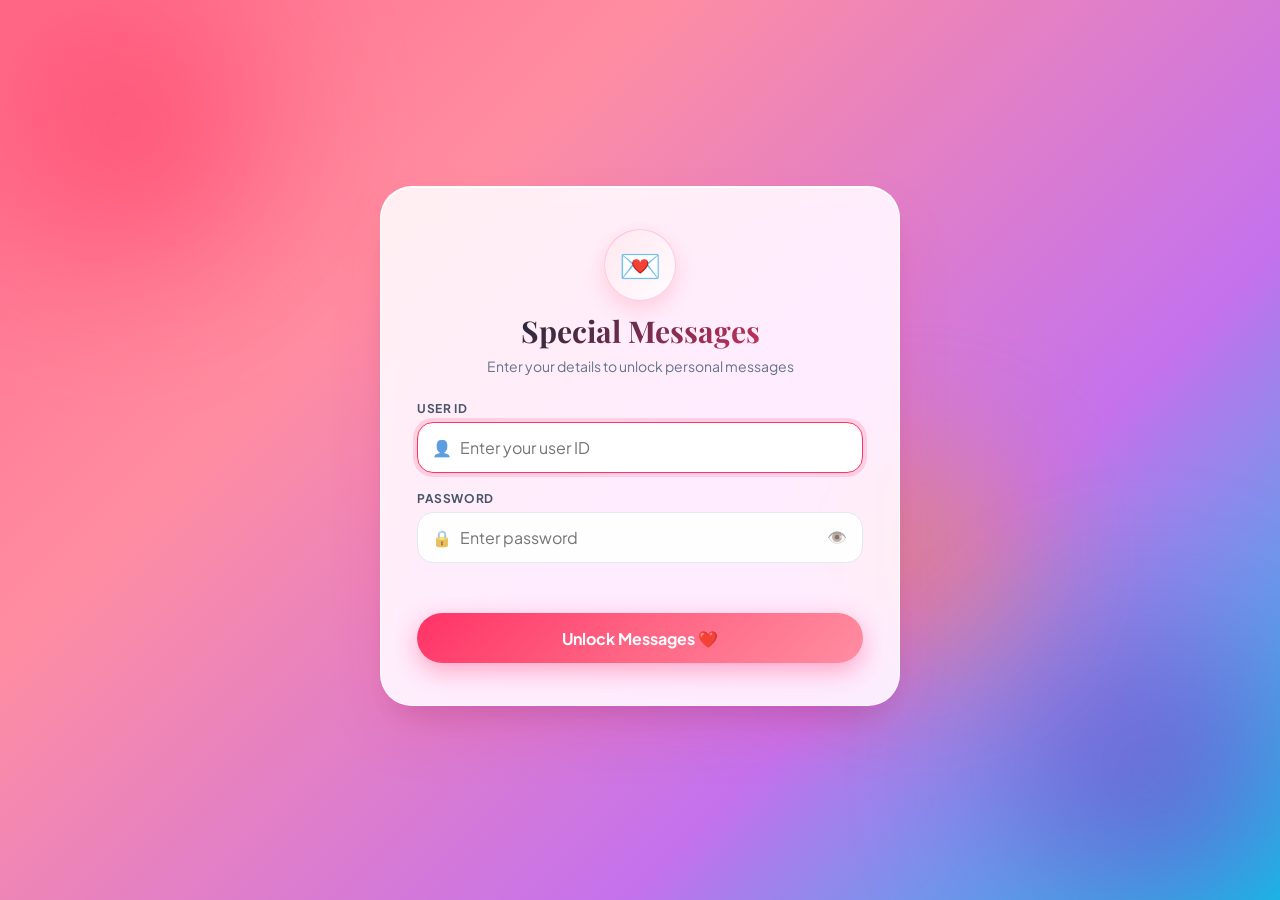
<file: index.html>
<!DOCTYPE html>
<html lang="en">
<head>
    <meta charset="UTF-8">
    <meta name="viewport" content="width=device-width, initial-scale=1.0, maximum-scale=1.0, user-scalable=no, viewport-fit=cover">
    <meta name="theme-color" content="#ff758c">
    <meta name="mobile-web-app-capable" content="yes">
    <meta name="apple-mobile-web-app-capable" content="yes">
    <meta name="apple-mobile-web-app-status-bar-style" content="black-translucent">
    <title>A Little Message For You ❤️</title>
    
    <!-- Google Fonts -->
    <link rel="preconnect" href="https://fonts.googleapis.com">
    <link rel="preconnect" href="https://fonts.gstatic.com" crossorigin>
    <link href="https://fonts.googleapis.com/css2?family=Plus+Jakarta+Sans:wght@300;400;500;600;700&family=Playfair+Display:ital,wght@0,500;0,600;0,700;1,400;1,600&display=swap" rel="stylesheet">
    
    <link rel="stylesheet" href="style.css?v=6.0">
</head>
<body>

    <div class="background">
        <!-- Ambient Animated Light Orbs -->
        <div class="ambient-orb orb-1"></div>
        <div class="ambient-orb orb-2"></div>
        <div class="ambient-orb orb-3"></div>

        <!-- Floating hearts animation container -->
        <div class="floating-hearts-container" id="heartsContainer"></div>

        <!-- Confetti / Particle Container -->
        <div class="particle-container" id="particleContainer"></div>

        <!-- 1. LOGIN CARD -->
        <div class="card login-card" id="loginCard">
            <div class="badge-ring">
                <div class="heart-icon pulse">💌</div>
            </div>
            
            <h2 class="card-title">Special Messages</h2>
            <p class="subtitle">Enter your details to unlock personal messages</p>

            <form id="loginForm" onsubmit="handleLogin(event)">
                <div class="input-group">
                    <label for="username">User ID</label>
                    <div class="input-wrapper">
                        <span class="input-icon">👤</span>
                        <input 
                            type="text" 
                            id="username" 
                            placeholder="Enter your user ID" 
                            autocomplete="off" 
                            required
                        >
                    </div>
                </div>

                <div class="input-group">
                    <label for="password">Password</label>
                    <div class="input-wrapper">
                        <span class="input-icon">🔒</span>
                        <input 
                            type="password" 
                            id="password" 
                            placeholder="Enter password" 
                            required
                        >
                        <button type="button" class="pwd-toggle-btn" onclick="togglePasswordVisibility()" title="Show/Hide Password">
                            👁️
                        </button>
                    </div>
                </div>

                <div id="loginError" class="error-msg"></div>

                <button type="submit" class="btn primary-btn shine-effect">
                    <span>Unlock Messages ❤️</span>
                </button>
            </form>
        </div>

        <!-- 2. MESSAGE CARD (Shown after successful login) -->
        <div class="card message-card hidden" id="messageCard">
            <div class="card-top-bar">
                <span class="user-badge" id="userBadge">
                    <span class="online-dot"></span>
                    <span id="badgeName">Sameer</span>
                </span>
                <button class="logout-btn" onclick="handleLogout()" title="Logout / Switch User">
                    <span>Logout</span> 🚪
                </button>
            </div>

            <div class="badge-ring" onclick="burstHearts(event)" title="Click me for love!">
                <div class="heart-icon pulse" id="mainHeart">❤️</div>
            </div>

            <h1 id="userGreeting" class="card-title">A Little Message</h1>

            <!-- Message Box with Typewriter & Quotes -->
            <div class="message-box" id="messageBox" onclick="skipTypewriter()" title="Click to finish typing instantly">
                <p id="message">
                    <span class="inline-quote quote-start">“</span><span id="typewriterText"></span><span class="typewriter-cursor">|</span><span class="inline-quote quote-end">”</span>
                </p>
            </div>

            <!-- Dots & Progress Tracker -->
            <div class="progress-container">
                <div class="dots-indicator" id="dotsIndicator"></div>
                <div class="message-counter" id="messageCounter">
                    Message 1 of 5
                </div>
            </div>

            <!-- Reaction Buttons -->
            <div class="reactions-bar">
                <button class="reaction-btn rx-love" onclick="sendReaction('❤️', 'Love', event)" title="Send Love">
                    <span class="rx-emoji">❤️</span>
                    <span class="rx-name">Love</span>
                    <span class="rx-count" id="rx-love">0</span>
                </button>
                <button class="reaction-btn rx-hug" onclick="sendReaction('🤗', 'Hug', event)" title="Send Hug">
                    <span class="rx-emoji">🤗</span>
                    <span class="rx-name">Hug</span>
                    <span class="rx-count" id="rx-hug">0</span>
                </button>
                <button class="reaction-btn rx-smile" onclick="sendReaction('😊', 'Smile', event)" title="Send Smile">
                    <span class="rx-emoji">😊</span>
                    <span class="rx-name">Smile</span>
                    <span class="rx-count" id="rx-smile">0</span>
                </button>
                <button class="reaction-btn rx-blush" onclick="sendReaction('🌸', 'Blush', event)" title="Send Blush">
                    <span class="rx-emoji">🌸</span>
                    <span class="rx-name">Blush</span>
                    <span class="rx-count" id="rx-blush">0</span>
                </button>
            </div>

            <div class="action-buttons-group">
                <div class="nav-buttons-row">
                    <button class="btn secondary-nav-btn" id="prevMsgBtn" onclick="prevMessage(event)" title="Previous Message">
                        <span>◀ Prev</span>
                    </button>
                    <button class="btn primary-btn shine-effect primary-nav-btn" id="nextMsgBtn" onclick="nextMessage(event)">
                        <span>Next Message ▶</span>
                    </button>
                </div>

                <!-- Surprise Envelope Button (Shown on final message) -->
                <button class="btn surprise-btn hidden" id="surpriseBtn" onclick="openSurpriseModal(event)">
                    <span>🎁 Open Special Surprise!</span>
                </button>
            </div>

            <!-- Leave a Note Button -->
            <div class="note-link-container">
                <button class="text-link-btn" onclick="openNoteModal()">
                    💌 Leave a note for Raja
                </button>
            </div>

            <div class="signature">
                — with love, <span class="author-name">Raja</span> ❤️
            </div>
        </div>

    <!-- 3. SURPRISE MODAL (A Heartfelt Lifetime Promise) -->
    <div class="modal-overlay hidden" id="surpriseModal">
        <div class="modal-card promise-modal-card">
            <button class="modal-close-btn" onclick="closeSurpriseModal()">✕</button>
            <div class="wax-seal-badge">
                <span class="wax-seal-icon" id="surpriseIcon">✨</span>
            </div>
            <h2 class="modal-title" id="surpriseTitle">A Lifetime Promise ✨</h2>
            
            <div class="promise-parchment">
                <div class="parchment-header">
                    <span class="parchment-tag">✦ GOLDEN BOND OF TRUST ✦</span>
                </div>
                <h3 id="promiseHeadline">Always In Your Corner</h3>
                <p id="promiseMessage" class="promise-body">
                    <!-- Dynamic personalized promise inserted by JS -->
                </p>
                <div class="parchment-signature">
                    <span>Always here for you,</span>
                    <strong>— Raja ❤️</strong>
                </div>
            </div>
            
            <button class="btn primary-btn shine-effect" onclick="claimSurprise(event)">
                <span id="surpriseBtnText">Seal Our Bond Forever 🤝❤️</span>
            </button>
        </div>
    </div>

    <!-- 4. LEAVE A NOTE MODAL -->
    <div class="modal-overlay hidden" id="noteModal">
        <div class="modal-card">
            <button class="modal-close-btn" onclick="closeNoteModal()">✕</button>
            <div class="badge-ring mini">
                <div class="heart-icon">✉️</div>
            </div>
            <h2 class="modal-title">Leave a Note for Raja</h2>
            <p class="subtitle">Write anything you'd like to say!</p>
            
            <form onsubmit="handleSendNote(event)">
                <div class="input-group">
                    <textarea 
                        id="userNoteText" 
                        rows="4" 
                        placeholder="Write your sweet message or thoughts here..." 
                        required
                    ></textarea>
                </div>
                <button type="submit" class="btn primary-btn shine-effect">
                    <span>Send Note to Raja 💌</span>
                </button>
            </form>
            <div id="noteStatus" class="note-status-msg"></div>
        </div>
    </div>

    <!-- 5. RAJA ADMIN / INBOX CARD (Shown when user logs in with raja / 12345) -->
    <div class="card raja-inbox-card hidden" id="rajaCard">
        <div class="card-top-bar">
            <span class="user-badge admin-badge">👑 Raja's Desk</span>
            <button class="logout-btn" onclick="handleLogout()" title="Logout">
                <span>Logout</span> 🚪
            </button>
        </div>

        <div class="badge-ring">
            <div class="heart-icon pulse">📬</div>
        </div>

        <h2 class="card-title">Received Notes</h2>
        <p class="subtitle">Messages left by your friends</p>

        <div class="inbox-list" id="inboxNotesList">
            <!-- Dynamically populated from localStorage -->
        </div>

        <div class="inbox-actions">
            <button class="btn secondary-btn" onclick="clearAllNotes()">
                🗑️ Clear All Notes
            </button>
        </div>
    </div>

    </div>

    <!-- Toast Notification -->
    <div class="toast-notification" id="toastNotification"></div>

    <script src="script.js?v=6.0"></script>
</body>
</html>
</file>
<file: style.css>
* {
    margin: 0;
    padding: 0;
    box-sizing: border-box;
    -webkit-tap-highlight-color: transparent;
}

:root {
    --primary-color: #ff3366;
    --primary-light: #ff6b8b;
    --primary-gradient: linear-gradient(135deg, #ff3366 0%, #ff6584 50%, #ff8da1 100%);
    --gold-gradient: linear-gradient(135deg, #f7b733 0%, #fc4a1a 100%);
    --card-bg: rgba(255, 255, 255, 0.88);
    --text-main: #1e293b;
    --text-muted: #64748b;
    --accent-purple: #8b5cf6;
    --font-heading: 'Playfair Display', Georgia, serif;
    --font-body: 'Plus Jakarta Sans', -apple-system, BlinkMacSystemFont, 'Segoe UI', Roboto, sans-serif;
}

html, body {
    width: 100%;
    min-height: 100vh;
    min-height: 100dvh;
    overflow-x: hidden;
    background: #ff5e7e;
    font-family: var(--font-body);
    color: var(--text-main);
    -webkit-font-smoothing: antialiased;
    -moz-osx-font-smoothing: grayscale;
}

/* ==========================================
   1. BACKGROUND & AMBIENT GLOW ORBS
   ========================================== */
.background {
    width: 100%;
    min-height: 100vh;
    min-height: 100dvh;
    display: flex;
    justify-content: center;
    align-items: center;
    padding: max(20px, env(safe-area-inset-top)) max(16px, env(safe-area-inset-right)) max(28px, env(safe-area-inset-bottom)) max(16px, env(safe-area-inset-left));
    background: linear-gradient(135deg, #ff6b8b 0%, #ff8da1 30%, #c471ed 70%, #12c2e9 100%);
    position: relative;
    overflow: hidden;
}

/* Animated Ambient Color Orbs */
.ambient-orb {
    position: absolute;
    border-radius: 50%;
    filter: blur(70px);
    pointer-events: none;
    opacity: 0.65;
    z-index: 1;
}

.orb-1 {
    width: 380px;
    height: 380px;
    background: radial-gradient(circle, #ff2d55 0%, rgba(255, 45, 85, 0) 70%);
    top: -60px;
    left: -60px;
    animation: driftOrb1 14s ease-in-out infinite alternate;
}

.orb-2 {
    width: 420px;
    height: 420px;
    background: radial-gradient(circle, #7b2cbf 0%, rgba(123, 44, 191, 0) 70%);
    bottom: -80px;
    right: -80px;
    animation: driftOrb2 16s ease-in-out infinite alternate;
}

.orb-3 {
    width: 300px;
    height: 300px;
    background: radial-gradient(circle, #ff9e00 0%, rgba(255, 158, 0, 0) 70%);
    top: 45%;
    left: 60%;
    animation: driftOrb3 12s ease-in-out infinite alternate;
}

@keyframes driftOrb1 {
    0% { transform: translate(0, 0) scale(1); }
    100% { transform: translate(70px, 90px) scale(1.15); }
}

@keyframes driftOrb2 {
    0% { transform: translate(0, 0) scale(1); }
    100% { transform: translate(-80px, -60px) scale(1.1); }
}

@keyframes driftOrb3 {
    0% { transform: translate(0, 0) scale(0.9); }
    100% { transform: translate(-60px, 40px) scale(1.2); }
}

/* Floating background hearts */
.floating-hearts-container {
    position: absolute;
    top: 0;
    left: 0;
    width: 100%;
    height: 100%;
    pointer-events: none;
    overflow: hidden;
    z-index: 2;
}

.floating-heart {
    position: absolute;
    bottom: -50px;
    font-size: 24px;
    user-select: none;
    opacity: 0.55;
    animation: floatUp 9s linear infinite;
    will-change: transform, opacity;
}

@keyframes floatUp {
    0% {
        transform: translateY(0) rotate(0deg) scale(0.8);
        opacity: 0;
    }
    15% { opacity: 0.7; }
    85% { opacity: 0.55; }
    100% {
        transform: translateY(-110vh) rotate(360deg) scale(1.25);
        opacity: 0;
    }
}

/* Confetti & Particle Burst */
.particle-container {
    position: fixed;
    top: 0;
    left: 0;
    width: 100vw;
    height: 100dvh;
    pointer-events: none;
    z-index: 999;
}

.particle {
    position: absolute;
    pointer-events: none;
    user-select: none;
    animation: particleFly 1.2s cubic-bezier(0.25, 1, 0.5, 1) forwards;
    will-change: transform, opacity;
}

@keyframes particleFly {
    0% {
        opacity: 1;
        transform: translate(0, 0) scale(1) rotate(0deg);
    }
    100% {
        opacity: 0;
        transform: translate(var(--dx), var(--dy)) scale(0.3) rotate(var(--rot));
    }
}

/* ==========================================
   2. FROSTED GLASS CARD STYLING
   ========================================== */
.card {
    position: relative;
    z-index: 10;
    width: 100%;
    max-width: 520px;
    padding: clamp(28px, 6vw, 42px) clamp(20px, 5vw, 36px);
    text-align: center;
    background: var(--card-bg);
    backdrop-filter: blur(28px) saturate(190%);
    -webkit-backdrop-filter: blur(28px) saturate(190%);
    border-radius: clamp(24px, 6vw, 32px);
    border: 1.5px solid rgba(255, 255, 255, 0.85);
    box-shadow: 
        0 30px 60px -12px rgba(255, 51, 102, 0.22),
        0 18px 36px -18px rgba(0, 0, 0, 0.2),
        inset 0 1px 1px 0 rgba(255, 255, 255, 0.9);
    transition: all 0.4s cubic-bezier(0.16, 1, 0.3, 1);
    animation: cardAppear 0.5s cubic-bezier(0.16, 1, 0.3, 1);
    margin: auto 0;
}

.card.hidden {
    display: none;
}

.card.shake {
    animation: shake 0.45s ease-in-out;
}

/* Glowing Ring Badge */
.badge-ring {
    width: 72px;
    height: 72px;
    margin: 0 auto 12px auto;
    border-radius: 50%;
    background: linear-gradient(135deg, rgba(255, 230, 238, 0.9), rgba(255, 255, 255, 0.9));
    border: 1.5px solid rgba(255, 107, 139, 0.3);
    display: flex;
    align-items: center;
    justify-content: center;
    box-shadow: 0 8px 20px rgba(255, 51, 102, 0.18);
    cursor: pointer;
    transition: transform 0.3s cubic-bezier(0.16, 1, 0.3, 1), box-shadow 0.3s ease;
}

.badge-ring:hover {
    transform: scale(1.1) rotate(5deg);
    box-shadow: 0 12px 26px rgba(255, 51, 102, 0.28);
}

.badge-ring.mini {
    width: 58px;
    height: 58px;
    margin-bottom: 8px;
}

.heart-icon {
    font-size: 34px;
    display: inline-block;
    line-height: 1;
}

.heart-icon.pulse {
    animation: heartbeat 1.6s infinite ease-in-out;
}

/* Card Titles & Typography */
.card-title {
    font-family: var(--font-heading);
    font-size: clamp(24px, 5.8vw, 30px);
    font-weight: 700;
    margin-bottom: 6px;
    background: linear-gradient(135deg, #1e293b 20%, #ff3366 100%);
    -webkit-background-clip: text;
    -webkit-text-fill-color: transparent;
    line-height: 1.25;
}

.subtitle {
    font-size: clamp(13px, 3.5vw, 14px);
    color: var(--text-muted);
    margin-bottom: 24px;
    line-height: 1.5;
    font-weight: 400;
}

/* Top bar inside message card */
.card-top-bar {
    display: flex;
    justify-content: space-between;
    align-items: center;
    margin-bottom: 12px;
}

.user-badge {
    display: inline-flex;
    align-items: center;
    gap: 7px;
    font-size: 13px;
    font-weight: 600;
    background: rgba(255, 230, 238, 0.85);
    color: #e11d48;
    padding: 6px 14px;
    border-radius: 20px;
    letter-spacing: 0.3px;
    border: 1px solid rgba(255, 51, 102, 0.2);
}

.online-dot {
    width: 7px;
    height: 7px;
    background: #10b981;
    border-radius: 50%;
    box-shadow: 0 0 0 2px rgba(16, 185, 129, 0.25);
    animation: pulseDot 2s infinite;
}

@keyframes pulseDot {
    0%, 100% { opacity: 1; transform: scale(1); }
    50% { opacity: 0.6; transform: scale(1.2); }
}

.logout-btn {
    display: inline-flex;
    align-items: center;
    gap: 5px;
    background: rgba(255, 255, 255, 0.8);
    border: 1.5px solid #e2e8f0;
    color: #64748b;
    font-size: 13px;
    font-weight: 600;
    font-family: var(--font-body);
    padding: 6px 14px;
    border-radius: 18px;
    cursor: pointer;
    touch-action: manipulation;
    transition: all 0.2s ease;
}

.logout-btn:hover,
.logout-btn:active {
    background: #fff0f3;
    border-color: var(--primary-color);
    color: var(--primary-color);
    transform: translateY(-1px);
}

/* ==========================================
   3. MODERN INPUT CONTROLS
   ========================================== */
.input-group {
    text-align: left;
    margin-bottom: 18px;
}

.input-group label {
    display: block;
    font-size: 12px;
    font-weight: 700;
    color: #475569;
    margin-bottom: 6px;
    text-transform: uppercase;
    letter-spacing: 0.6px;
}

.input-wrapper {
    position: relative;
    display: flex;
    align-items: center;
}

.input-icon {
    position: absolute;
    left: 15px;
    font-size: 16px;
    pointer-events: none;
    opacity: 0.7;
}

.input-wrapper input {
    width: 100%;
    padding: 14px 44px 14px 42px;
    border: 1.5px solid #e2e8f0;
    border-radius: 16px;
    font-size: 16px;
    font-family: var(--font-body);
    color: #1e293b;
    background: rgba(255, 255, 255, 0.95);
    outline: none;
    transition: all 0.25s ease;
    -webkit-appearance: none;
}

.input-wrapper input:focus {
    border-color: var(--primary-color);
    background: #ffffff;
    box-shadow: 0 0 0 4px rgba(255, 51, 102, 0.16);
}

.pwd-toggle-btn {
    position: absolute;
    right: 12px;
    background: transparent;
    border: none;
    font-size: 16px;
    cursor: pointer;
    padding: 4px;
    opacity: 0.6;
    transition: opacity 0.2s ease;
}

.pwd-toggle-btn:hover {
    opacity: 1;
}

.input-group textarea {
    width: 100%;
    padding: 14px 16px;
    border: 1.5px solid #e2e8f0;
    border-radius: 16px;
    font-size: 16px;
    font-family: var(--font-body);
    color: #1e293b;
    background: rgba(255, 255, 255, 0.95);
    outline: none;
    transition: all 0.25s ease;
    resize: none;
    -webkit-appearance: none;
}

.input-group textarea:focus {
    border-color: var(--primary-color);
    background: #ffffff;
    box-shadow: 0 0 0 4px rgba(255, 51, 102, 0.16);
}

.error-msg {
    color: #e11d48;
    font-size: 13px;
    font-weight: 600;
    margin-bottom: 14px;
    min-height: 18px;
}

/* ==========================================
   4. MESSAGE BOX WITH QUOTE MARKS
   ========================================== */
.message-box {
    position: relative;
    min-height: 220px;
    max-height: 52vh;
    max-height: 52dvh;
    overflow-y: auto;
    -webkit-overflow-scrolling: touch;
    display: block;
    text-align: left;
    padding: 24px 22px 24px 24px;
    margin: 14px 0 14px 0;
    background: linear-gradient(135deg, rgba(255, 248, 250, 0.98) 0%, rgba(255, 238, 244, 0.92) 100%);
    border-radius: 22px;
    border: 1.5px dashed rgba(255, 51, 102, 0.35);
    cursor: pointer;
    touch-action: manipulation;
    transition: all 0.25s ease;
    scroll-behavior: smooth;
}

.message-box::-webkit-scrollbar {
    width: 6px;
}

.message-box::-webkit-scrollbar-thumb {
    background: rgba(255, 51, 102, 0.35);
    border-radius: 10px;
}

.message-box:hover {
    background: linear-gradient(135deg, rgba(255, 250, 252, 1) 0%, rgba(255, 235, 242, 0.96) 100%);
    border-color: rgba(255, 51, 102, 0.6);
    transform: translateY(-1px);
}

.inline-quote {
    font-family: var(--font-heading);
    font-size: 1.55em;
    line-height: 0;
    color: var(--primary-color);
    opacity: 0.75;
    display: inline-block;
    vertical-align: -0.12em;
    user-select: none;
    pointer-events: none;
}

.quote-start {
    margin-right: 4px;
}

.quote-end {
    margin-left: 4px;
}

#message {
    position: relative;
    z-index: 2;
    font-size: clamp(15px, 3.8vw, 16.5px);
    line-height: 1.85;
    color: #1e293b;
    font-style: normal;
    white-space: pre-wrap;
    word-break: break-word;
    margin: 0;
    width: 100%;
    text-align: left;
}

.typewriter-cursor {
    display: inline-block;
    color: var(--primary-color);
    font-weight: bold;
    margin-left: 2px;
    animation: blink 0.75s infinite;
}

@keyframes blink {
    0%, 100% { opacity: 1; }
    50% { opacity: 0; }
}

/* Progress Tracker & Dots */
.progress-container {
    display: flex;
    flex-direction: column;
    align-items: center;
    gap: 6px;
    margin-bottom: 16px;
}

.dots-indicator {
    display: flex;
    align-items: center;
    gap: 6px;
}

.dot {
    width: 7px;
    height: 7px;
    border-radius: 50%;
    background: #cbd5e1;
    transition: all 0.3s cubic-bezier(0.16, 1, 0.3, 1);
}

.dot.active {
    width: 20px;
    border-radius: 10px;
    background: var(--primary-color);
}

.message-counter {
    font-size: 12px;
    color: #94a3b8;
    font-weight: 700;
    letter-spacing: 0.5px;
    text-transform: uppercase;
}

/* ==========================================
   5. LUXURY REACTIONS BAR
   ========================================== */
.reactions-bar {
    display: flex;
    justify-content: center;
    gap: clamp(6px, 2vw, 10px);
    margin-bottom: 18px;
    flex-wrap: wrap;
}

.reaction-btn {
    display: inline-flex;
    align-items: center;
    gap: 5px;
    background: rgba(255, 255, 255, 0.95);
    border: 1.5px solid #f1f5f9;
    padding: 8px 12px;
    border-radius: 20px;
    font-size: 13px;
    font-weight: 600;
    font-family: var(--font-body);
    color: #475569;
    cursor: pointer;
    touch-action: manipulation;
    box-shadow: 0 2px 8px rgba(0, 0, 0, 0.04);
    transition: all 0.25s cubic-bezier(0.16, 1, 0.3, 1);
    min-height: 40px;
}

.reaction-btn .rx-emoji {
    font-size: 15px;
    transition: transform 0.2s ease;
}

.reaction-btn:hover {
    transform: translateY(-3px) scale(1.04);
}

.reaction-btn:hover .rx-emoji {
    transform: scale(1.25);
}

.reaction-btn:active {
    transform: scale(0.96);
}

/* Unique hover pastel borders per reaction */
.reaction-btn.rx-love:hover {
    border-color: #ff3366;
    background: #fff0f3;
    color: #ff3366;
    box-shadow: 0 4px 14px rgba(255, 51, 102, 0.25);
}

.reaction-btn.rx-hug:hover {
    border-color: #8b5cf6;
    background: #f5f3ff;
    color: #8b5cf6;
    box-shadow: 0 4px 14px rgba(139, 92, 246, 0.25);
}

.reaction-btn.rx-smile:hover {
    border-color: #f59e0b;
    background: #fffbeb;
    color: #b45309;
    box-shadow: 0 4px 14px rgba(245, 158, 11, 0.25);
}

.reaction-btn.rx-blush:hover {
    border-color: #ec4899;
    background: #fdf2f8;
    color: #db2777;
    box-shadow: 0 4px 14px rgba(236, 72, 153, 0.25);
}

.rx-count {
    font-size: 11px;
    font-weight: 700;
    background: #f1f5f9;
    padding: 2px 6px;
    border-radius: 10px;
    color: #64748b;
}

/* ==========================================
   6. BUTTONS WITH SHINE SWEEP EFFECT
   ========================================== */
.btn {
    position: relative;
    width: 100%;
    min-height: 50px;
    display: flex;
    align-items: center;
    justify-content: center;
    padding: 13px 24px;
    border: none;
    border-radius: 30px;
    font-size: 16px;
    font-weight: 700;
    font-family: var(--font-body);
    cursor: pointer;
    touch-action: manipulation;
    overflow: hidden;
    transition: all 0.3s cubic-bezier(0.16, 1, 0.3, 1);
}

.primary-btn {
    background: var(--primary-gradient);
    color: white;
    box-shadow: 0 8px 24px rgba(255, 51, 102, 0.38);
}

.primary-btn:hover,
.primary-btn:active {
    transform: translateY(-2px);
    box-shadow: 0 12px 30px rgba(255, 51, 102, 0.5);
}

/* Shine Sweep Animation */
.shine-effect::after {
    content: '';
    position: absolute;
    top: -50%;
    left: -60%;
    width: 50%;
    height: 200%;
    background: linear-gradient(
        to right,
        rgba(255, 255, 255, 0) 0%,
        rgba(255, 255, 255, 0.35) 50%,
        rgba(255, 255, 255, 0) 100%
    );
    transform: rotate(30deg);
    animation: shineSweep 4s infinite;
    pointer-events: none;
}

@keyframes shineSweep {
    0% { left: -60%; }
    25%, 100% { left: 140%; }
}

.action-buttons-group {
    display: flex;
    flex-direction: column;
    gap: 10px;
    width: 100%;
}

.nav-buttons-row {
    display: flex;
    gap: 10px;
    align-items: center;
    width: 100%;
}

.secondary-nav-btn {
    flex: 0 0 110px;
    min-height: 48px;
    background: rgba(255, 255, 255, 0.95);
    border: 1.5px solid #e2e8f0;
    color: #475569;
    font-size: 14.5px;
    font-weight: 700;
    box-shadow: 0 4px 12px rgba(0, 0, 0, 0.04);
}

.secondary-nav-btn:hover,
.secondary-nav-btn:active {
    background: #fff0f3;
    border-color: var(--primary-color);
    color: var(--primary-color);
    transform: translateY(-2px);
}

.primary-nav-btn {
    flex: 1;
    min-height: 48px;
}

.surprise-btn {
    background: var(--gold-gradient);
    color: #ffffff;
    box-shadow: 0 8px 24px rgba(252, 74, 26, 0.38);
    animation: pulseGold 2s infinite ease-in-out;
}

.surprise-btn:hover,
.surprise-btn:active {
    transform: translateY(-2px) scale(1.02);
    box-shadow: 0 12px 30px rgba(252, 74, 26, 0.55);
}

@keyframes pulseGold {
    0%, 100% { box-shadow: 0 0 0 0 rgba(252, 74, 26, 0.6); }
    50% { box-shadow: 0 0 0 9px rgba(252, 74, 26, 0); }
}

.surprise-btn.hidden {
    display: none;
}

.note-link-container {
    margin-top: 14px;
}

.text-link-btn {
    background: transparent;
    border: none;
    color: #64748b;
    font-size: 14px;
    font-weight: 600;
    cursor: pointer;
    touch-action: manipulation;
    text-decoration: underline;
    text-underline-offset: 4px;
    padding: 6px 12px;
    transition: color 0.2s ease;
}

.text-link-btn:hover,
.text-link-btn:active {
    color: var(--primary-color);
}

.signature {
    margin-top: 18px;
    font-size: 14px;
    color: #94a3b8;
    font-style: italic;
}

.author-name {
    color: var(--primary-color);
    font-weight: 700;
    font-style: normal;
}

/* ==========================================
   7. LUXURY GOLD COUPON & NOTE MODALS
   ========================================== */
.modal-overlay {
    position: fixed;
    top: 0;
    left: 0;
    width: 100vw;
    height: 100vh;
    height: 100dvh;
    background: rgba(15, 23, 42, 0.6);
    backdrop-filter: blur(10px);
    -webkit-backdrop-filter: blur(10px);
    display: flex;
    justify-content: center;
    align-items: center;
    padding: max(16px, env(safe-area-inset-top)) max(14px, env(safe-area-inset-right)) max(20px, env(safe-area-inset-bottom)) max(14px, env(safe-area-inset-left));
    z-index: 1000;
    animation: fadeIn 0.25s ease;
}

.modal-overlay.hidden {
    display: none;
}

.modal-card {
    position: relative;
    width: 100%;
    max-width: 440px;
    max-height: 90dvh;
    overflow-y: auto;
    -webkit-overflow-scrolling: touch;
    background: #ffffff;
    border-radius: 28px;
    padding: clamp(28px, 5vw, 36px) clamp(18px, 4vw, 26px);
    text-align: center;
    box-shadow: 0 25px 60px rgba(0, 0, 0, 0.38);
    animation: cardAppear 0.3s cubic-bezier(0.16, 1, 0.3, 1);
}

.modal-close-btn {
    position: absolute;
    top: 14px;
    right: 14px;
    background: #f8fafc;
    border: 1px solid #e2e8f0;
    width: 34px;
    height: 34px;
    border-radius: 50%;
    font-size: 14px;
    cursor: pointer;
    touch-action: manipulation;
    color: #64748b;
    display: flex;
    align-items: center;
    justify-content: center;
    transition: all 0.2s ease;
}

.modal-close-btn:hover {
    background: #f1f5f9;
    color: #1e293b;
}

.modal-title {
    font-family: var(--font-heading);
    font-size: 24px;
    font-weight: 700;
    margin-bottom: 6px;
    color: #1e293b;
}

/* ==========================================
   WAX SEAL & LIFETIME PROMISE PARCHMENT
   ========================================== */
.wax-seal-badge {
    width: 68px;
    height: 68px;
    margin: 0 auto 12px auto;
    border-radius: 50%;
    background: radial-gradient(circle, #ff3b69 0%, #c2103e 100%);
    display: flex;
    align-items: center;
    justify-content: center;
    box-shadow: 0 8px 25px rgba(194, 16, 62, 0.35), inset 0 0 0 2px rgba(255, 255, 255, 0.4);
    animation: pulseSeal 2.5s infinite ease-in-out;
}

@keyframes pulseSeal {
    0%, 100% { transform: scale(1); box-shadow: 0 8px 25px rgba(194, 16, 62, 0.35); }
    50% { transform: scale(1.06); box-shadow: 0 12px 30px rgba(194, 16, 62, 0.55); }
}

.wax-seal-icon {
    font-size: 32px;
    line-height: 1;
    filter: drop-shadow(0 2px 4px rgba(0,0,0,0.2));
}

.promise-parchment {
    position: relative;
    background: linear-gradient(135deg, #fffdf8 0%, #fff7eb 100%);
    border: 1.5px solid rgba(217, 119, 6, 0.3);
    border-radius: 20px;
    padding: 22px 18px;
    margin: 16px 0 20px 0;
    text-align: center;
    box-shadow: 
        0 10px 25px -5px rgba(217, 119, 6, 0.1),
        inset 0 0 25px rgba(245, 158, 11, 0.05);
}

.parchment-tag {
    display: inline-block;
    font-size: 10.5px;
    font-weight: 800;
    color: #b45309;
    letter-spacing: 1.5px;
    background: rgba(254, 243, 199, 0.8);
    padding: 4px 10px;
    border-radius: 12px;
    margin-bottom: 10px;
}

.promise-parchment h3 {
    font-family: var(--font-heading);
    font-size: clamp(17px, 4.5vw, 20px);
    color: #78350f;
    margin-bottom: 10px;
    font-weight: 700;
}

.promise-body {
    font-size: 14.5px;
    color: #451a03;
    line-height: 1.8;
    font-style: normal;
    white-space: pre-wrap;
    text-align: left;
    margin-bottom: 14px;
}

.parchment-signature {
    display: flex;
    flex-direction: column;
    align-items: flex-end;
    font-size: 12px;
    color: #92400e;
    border-top: 1px dashed rgba(217, 119, 6, 0.25);
    padding-top: 10px;
    margin-top: 8px;
}

.parchment-signature strong {
    font-size: 13.5px;
    color: #b45309;
    font-family: var(--font-heading);
}

.note-status-msg {
    margin-top: 10px;
    font-size: 13px;
    font-weight: 700;
    color: #059669;
}

/* ==========================================
   RAJA INBOX & ADMIN DASHBOARD
   ========================================== */
.admin-badge {
    background: #fef3c7;
    color: #b45309;
    border-color: #f59e0b;
}

.inbox-list {
    max-height: 45dvh;
    overflow-y: auto;
    -webkit-overflow-scrolling: touch;
    display: flex;
    flex-direction: column;
    gap: 12px;
    margin: 16px 0 20px 0;
    padding-right: 4px;
}

.inbox-list::-webkit-scrollbar {
    width: 4px;
}

.inbox-list::-webkit-scrollbar-thumb {
    background: rgba(203, 213, 225, 0.8);
    border-radius: 10px;
}

.inbox-item {
    background: #f8fafc;
    border: 1.5px solid #e2e8f0;
    border-radius: 16px;
    padding: 14px 16px;
    text-align: left;
    transition: all 0.2s ease;
}

.inbox-item:hover {
    border-color: #cbd5e1;
    background: #ffffff;
    box-shadow: 0 4px 12px rgba(0, 0, 0, 0.05);
}

.inbox-item-header {
    display: flex;
    justify-content: space-between;
    align-items: center;
    margin-bottom: 6px;
}

.inbox-sender {
    font-size: 13.5px;
    font-weight: 700;
    color: #1e293b;
}

.inbox-time {
    font-size: 11px;
    color: #94a3b8;
}

.inbox-text {
    font-size: 13.5px;
    color: #475569;
    line-height: 1.5;
    white-space: pre-wrap;
}

.empty-inbox {
    padding: 30px 15px;
    color: #94a3b8;
    font-size: 14px;
    font-style: italic;
}

.secondary-btn {
    background: #f1f5f9;
    color: #475569;
    font-size: 14px;
    min-height: 42px;
}

.secondary-btn:hover {
    background: #e2e8f0;
    color: #1e293b;
}

/* ==========================================
   8. TOAST NOTIFICATION
   ========================================== */
.toast-notification {
    position: fixed;
    bottom: max(20px, env(safe-area-inset-bottom));
    left: 50%;
    transform: translateX(-50%) translateY(100px);
    background: rgba(15, 23, 42, 0.95);
    backdrop-filter: blur(10px);
    color: #ffffff;
    padding: 11px 22px;
    border-radius: 25px;
    font-size: 13.5px;
    font-weight: 600;
    box-shadow: 0 10px 25px rgba(0, 0, 0, 0.3);
    z-index: 2000;
    opacity: 0;
    transition: all 0.35s cubic-bezier(0.16, 1, 0.3, 1);
    pointer-events: none;
    max-width: 90vw;
    text-align: center;
}

.toast-notification.show {
    opacity: 1;
    transform: translateX(-50%) translateY(0);
}

/* ==========================================
   9. KEYFRAME ANIMATIONS
   ========================================== */
@keyframes heartbeat {
    0%, 100% { transform: scale(1); }
    14% { transform: scale(1.18); }
    28% { transform: scale(1); }
    42% { transform: scale(1.18); }
    70% { transform: scale(1); }
}

@keyframes cardAppear {
    from {
        opacity: 0;
        transform: translateY(24px) scale(0.97);
    }
    to {
        opacity: 1;
        transform: translateY(0) scale(1);
    }
}

@keyframes fadeIn {
    from { opacity: 0; }
    to { opacity: 1; }
}

@keyframes shake {
    0%, 100% { transform: translateX(0); }
    20%, 60% { transform: translateX(-7px); }
    40%, 80% { transform: translateX(7px); }
}

/* Extra small mobile screens */
@media (max-width: 360px) {
    .card {
        padding: 22px 14px;
        border-radius: 20px;
    }

    .reaction-btn {
        padding: 6px 8px;
        font-size: 11px;
    }

    .rx-name {
        display: none;
    }
}
</file>
<file: message-webpage/style.css>
* {
    margin: 0;
    padding: 0;
    box-sizing: border-box;
    -webkit-tap-highlight-color: transparent;
}

:root {
    --primary-color: #ff3366;
    --primary-light: #ff6b8b;
    --primary-gradient: linear-gradient(135deg, #ff3366 0%, #ff6584 50%, #ff8da1 100%);
    --gold-gradient: linear-gradient(135deg, #f7b733 0%, #fc4a1a 100%);
    --card-bg: rgba(255, 255, 255, 0.88);
    --text-main: #1e293b;
    --text-muted: #64748b;
    --accent-purple: #8b5cf6;
    --font-heading: 'Playfair Display', Georgia, serif;
    --font-body: 'Plus Jakarta Sans', -apple-system, BlinkMacSystemFont, 'Segoe UI', Roboto, sans-serif;
}

html, body {
    width: 100%;
    min-height: 100vh;
    min-height: 100dvh;
    overflow-x: hidden;
    background: #ff5e7e;
    font-family: var(--font-body);
    color: var(--text-main);
    -webkit-font-smoothing: antialiased;
    -moz-osx-font-smoothing: grayscale;
}

/* ==========================================
   1. BACKGROUND & AMBIENT GLOW ORBS
   ========================================== */
.background {
    width: 100%;
    min-height: 100vh;
    min-height: 100dvh;
    display: flex;
    justify-content: center;
    align-items: center;
    padding: max(20px, env(safe-area-inset-top)) max(16px, env(safe-area-inset-right)) max(28px, env(safe-area-inset-bottom)) max(16px, env(safe-area-inset-left));
    background: linear-gradient(135deg, #ff6b8b 0%, #ff8da1 30%, #c471ed 70%, #12c2e9 100%);
    position: relative;
    overflow: hidden;
}

/* Animated Ambient Color Orbs */
.ambient-orb {
    position: absolute;
    border-radius: 50%;
    filter: blur(70px);
    pointer-events: none;
    opacity: 0.65;
    z-index: 1;
}

.orb-1 {
    width: 380px;
    height: 380px;
    background: radial-gradient(circle, #ff2d55 0%, rgba(255, 45, 85, 0) 70%);
    top: -60px;
    left: -60px;
    animation: driftOrb1 14s ease-in-out infinite alternate;
}

.orb-2 {
    width: 420px;
    height: 420px;
    background: radial-gradient(circle, #7b2cbf 0%, rgba(123, 44, 191, 0) 70%);
    bottom: -80px;
    right: -80px;
    animation: driftOrb2 16s ease-in-out infinite alternate;
}

.orb-3 {
    width: 300px;
    height: 300px;
    background: radial-gradient(circle, #ff9e00 0%, rgba(255, 158, 0, 0) 70%);
    top: 45%;
    left: 60%;
    animation: driftOrb3 12s ease-in-out infinite alternate;
}

@keyframes driftOrb1 {
    0% { transform: translate(0, 0) scale(1); }
    100% { transform: translate(70px, 90px) scale(1.15); }
}

@keyframes driftOrb2 {
    0% { transform: translate(0, 0) scale(1); }
    100% { transform: translate(-80px, -60px) scale(1.1); }
}

@keyframes driftOrb3 {
    0% { transform: translate(0, 0) scale(0.9); }
    100% { transform: translate(-60px, 40px) scale(1.2); }
}

/* Floating background hearts */
.floating-hearts-container {
    position: absolute;
    top: 0;
    left: 0;
    width: 100%;
    height: 100%;
    pointer-events: none;
    overflow: hidden;
    z-index: 2;
}

.floating-heart {
    position: absolute;
    bottom: -50px;
    font-size: 24px;
    user-select: none;
    opacity: 0.55;
    animation: floatUp 9s linear infinite;
    will-change: transform, opacity;
}

@keyframes floatUp {
    0% {
        transform: translateY(0) rotate(0deg) scale(0.8);
        opacity: 0;
    }
    15% { opacity: 0.7; }
    85% { opacity: 0.55; }
    100% {
        transform: translateY(-110vh) rotate(360deg) scale(1.25);
        opacity: 0;
    }
}

/* Confetti & Particle Burst */
.particle-container {
    position: fixed;
    top: 0;
    left: 0;
    width: 100vw;
    height: 100dvh;
    pointer-events: none;
    z-index: 999;
}

.particle {
    position: absolute;
    pointer-events: none;
    user-select: none;
    animation: particleFly 1.2s cubic-bezier(0.25, 1, 0.5, 1) forwards;
    will-change: transform, opacity;
}

@keyframes particleFly {
    0% {
        opacity: 1;
        transform: translate(0, 0) scale(1) rotate(0deg);
    }
    100% {
        opacity: 0;
        transform: translate(var(--dx), var(--dy)) scale(0.3) rotate(var(--rot));
    }
}

/* ==========================================
   2. FROSTED GLASS CARD STYLING
   ========================================== */
.card {
    position: relative;
    z-index: 10;
    width: 100%;
    max-width: 520px;
    padding: clamp(28px, 6vw, 42px) clamp(20px, 5vw, 36px);
    text-align: center;
    background: var(--card-bg);
    backdrop-filter: blur(28px) saturate(190%);
    -webkit-backdrop-filter: blur(28px) saturate(190%);
    border-radius: clamp(24px, 6vw, 32px);
    border: 1.5px solid rgba(255, 255, 255, 0.85);
    box-shadow: 
        0 30px 60px -12px rgba(255, 51, 102, 0.22),
        0 18px 36px -18px rgba(0, 0, 0, 0.2),
        inset 0 1px 1px 0 rgba(255, 255, 255, 0.9);
    transition: all 0.4s cubic-bezier(0.16, 1, 0.3, 1);
    animation: cardAppear 0.5s cubic-bezier(0.16, 1, 0.3, 1);
    margin: auto 0;
}

.card.hidden {
    display: none;
}

.card.shake {
    animation: shake 0.45s ease-in-out;
}

/* Glowing Ring Badge */
.badge-ring {
    width: 72px;
    height: 72px;
    margin: 0 auto 12px auto;
    border-radius: 50%;
    background: linear-gradient(135deg, rgba(255, 230, 238, 0.9), rgba(255, 255, 255, 0.9));
    border: 1.5px solid rgba(255, 107, 139, 0.3);
    display: flex;
    align-items: center;
    justify-content: center;
    box-shadow: 0 8px 20px rgba(255, 51, 102, 0.18);
    cursor: pointer;
    transition: transform 0.3s cubic-bezier(0.16, 1, 0.3, 1), box-shadow 0.3s ease;
}

.badge-ring:hover {
    transform: scale(1.1) rotate(5deg);
    box-shadow: 0 12px 26px rgba(255, 51, 102, 0.28);
}

.badge-ring.mini {
    width: 58px;
    height: 58px;
    margin-bottom: 8px;
}

.heart-icon {
    font-size: 34px;
    display: inline-block;
    line-height: 1;
}

.heart-icon.pulse {
    animation: heartbeat 1.6s infinite ease-in-out;
}

/* Card Titles & Typography */
.card-title {
    font-family: var(--font-heading);
    font-size: clamp(24px, 5.8vw, 30px);
    font-weight: 700;
    margin-bottom: 6px;
    background: linear-gradient(135deg, #1e293b 20%, #ff3366 100%);
    -webkit-background-clip: text;
    -webkit-text-fill-color: transparent;
    line-height: 1.25;
}

.subtitle {
    font-size: clamp(13px, 3.5vw, 14px);
    color: var(--text-muted);
    margin-bottom: 24px;
    line-height: 1.5;
    font-weight: 400;
}

/* Top bar inside message card */
.card-top-bar {
    display: flex;
    justify-content: space-between;
    align-items: center;
    margin-bottom: 12px;
}

.user-badge {
    display: inline-flex;
    align-items: center;
    gap: 7px;
    font-size: 13px;
    font-weight: 600;
    background: rgba(255, 230, 238, 0.85);
    color: #e11d48;
    padding: 6px 14px;
    border-radius: 20px;
    letter-spacing: 0.3px;
    border: 1px solid rgba(255, 51, 102, 0.2);
}

.online-dot {
    width: 7px;
    height: 7px;
    background: #10b981;
    border-radius: 50%;
    box-shadow: 0 0 0 2px rgba(16, 185, 129, 0.25);
    animation: pulseDot 2s infinite;
}

@keyframes pulseDot {
    0%, 100% { opacity: 1; transform: scale(1); }
    50% { opacity: 0.6; transform: scale(1.2); }
}

.logout-btn {
    display: inline-flex;
    align-items: center;
    gap: 5px;
    background: rgba(255, 255, 255, 0.8);
    border: 1.5px solid #e2e8f0;
    color: #64748b;
    font-size: 13px;
    font-weight: 600;
    font-family: var(--font-body);
    padding: 6px 14px;
    border-radius: 18px;
    cursor: pointer;
    touch-action: manipulation;
    transition: all 0.2s ease;
}

.logout-btn:hover,
.logout-btn:active {
    background: #fff0f3;
    border-color: var(--primary-color);
    color: var(--primary-color);
    transform: translateY(-1px);
}

/* ==========================================
   3. MODERN INPUT CONTROLS
   ========================================== */
.input-group {
    text-align: left;
    margin-bottom: 18px;
}

.input-group label {
    display: block;
    font-size: 12px;
    font-weight: 700;
    color: #475569;
    margin-bottom: 6px;
    text-transform: uppercase;
    letter-spacing: 0.6px;
}

.input-wrapper {
    position: relative;
    display: flex;
    align-items: center;
}

.input-icon {
    position: absolute;
    left: 15px;
    font-size: 16px;
    pointer-events: none;
    opacity: 0.7;
}

.input-wrapper input {
    width: 100%;
    padding: 14px 44px 14px 42px;
    border: 1.5px solid #e2e8f0;
    border-radius: 16px;
    font-size: 16px;
    font-family: var(--font-body);
    color: #1e293b;
    background: rgba(255, 255, 255, 0.95);
    outline: none;
    transition: all 0.25s ease;
    -webkit-appearance: none;
}

.input-wrapper input:focus {
    border-color: var(--primary-color);
    background: #ffffff;
    box-shadow: 0 0 0 4px rgba(255, 51, 102, 0.16);
}

.pwd-toggle-btn {
    position: absolute;
    right: 12px;
    background: transparent;
    border: none;
    font-size: 16px;
    cursor: pointer;
    padding: 4px;
    opacity: 0.6;
    transition: opacity 0.2s ease;
}

.pwd-toggle-btn:hover {
    opacity: 1;
}

.input-group textarea {
    width: 100%;
    padding: 14px 16px;
    border: 1.5px solid #e2e8f0;
    border-radius: 16px;
    font-size: 16px;
    font-family: var(--font-body);
    color: #1e293b;
    background: rgba(255, 255, 255, 0.95);
    outline: none;
    transition: all 0.25s ease;
    resize: none;
    -webkit-appearance: none;
}

.input-group textarea:focus {
    border-color: var(--primary-color);
    background: #ffffff;
    box-shadow: 0 0 0 4px rgba(255, 51, 102, 0.16);
}

.error-msg {
    color: #e11d48;
    font-size: 13px;
    font-weight: 600;
    margin-bottom: 14px;
    min-height: 18px;
}

/* ==========================================
   4. MESSAGE BOX WITH QUOTE MARKS
   ========================================== */
.message-box {
    position: relative;
    min-height: 220px;
    max-height: 52vh;
    max-height: 52dvh;
    overflow-y: auto;
    -webkit-overflow-scrolling: touch;
    display: block;
    text-align: left;
    padding: 24px 22px 24px 24px;
    margin: 14px 0 14px 0;
    background: linear-gradient(135deg, rgba(255, 248, 250, 0.98) 0%, rgba(255, 238, 244, 0.92) 100%);
    border-radius: 22px;
    border: 1.5px dashed rgba(255, 51, 102, 0.35);
    cursor: pointer;
    touch-action: manipulation;
    transition: all 0.25s ease;
    scroll-behavior: smooth;
}

.message-box::-webkit-scrollbar {
    width: 6px;
}

.message-box::-webkit-scrollbar-thumb {
    background: rgba(255, 51, 102, 0.35);
    border-radius: 10px;
}

.message-box:hover {
    background: linear-gradient(135deg, rgba(255, 250, 252, 1) 0%, rgba(255, 235, 242, 0.96) 100%);
    border-color: rgba(255, 51, 102, 0.6);
    transform: translateY(-1px);
}

.inline-quote {
    font-family: var(--font-heading);
    font-size: 1.55em;
    line-height: 0;
    color: var(--primary-color);
    opacity: 0.75;
    display: inline-block;
    vertical-align: -0.12em;
    user-select: none;
    pointer-events: none;
}

.quote-start {
    margin-right: 4px;
}

.quote-end {
    margin-left: 4px;
}

#message {
    position: relative;
    z-index: 2;
    font-size: clamp(15px, 3.8vw, 16.5px);
    line-height: 1.85;
    color: #1e293b;
    font-style: normal;
    white-space: pre-wrap;
    word-break: break-word;
    margin: 0;
    width: 100%;
    text-align: left;
}

.typewriter-cursor {
    display: inline-block;
    color: var(--primary-color);
    font-weight: bold;
    margin-left: 2px;
    animation: blink 0.75s infinite;
}

@keyframes blink {
    0%, 100% { opacity: 1; }
    50% { opacity: 0; }
}

/* Progress Tracker & Dots */
.progress-container {
    display: flex;
    flex-direction: column;
    align-items: center;
    gap: 6px;
    margin-bottom: 16px;
}

.dots-indicator {
    display: flex;
    align-items: center;
    gap: 6px;
}

.dot {
    width: 7px;
    height: 7px;
    border-radius: 50%;
    background: #cbd5e1;
    transition: all 0.3s cubic-bezier(0.16, 1, 0.3, 1);
}

.dot.active {
    width: 20px;
    border-radius: 10px;
    background: var(--primary-color);
}

.message-counter {
    font-size: 12px;
    color: #94a3b8;
    font-weight: 700;
    letter-spacing: 0.5px;
    text-transform: uppercase;
}

/* ==========================================
   5. LUXURY REACTIONS BAR
   ========================================== */
.reactions-bar {
    display: flex;
    justify-content: center;
    gap: clamp(6px, 2vw, 10px);
    margin-bottom: 18px;
    flex-wrap: wrap;
}

.reaction-btn {
    display: inline-flex;
    align-items: center;
    gap: 5px;
    background: rgba(255, 255, 255, 0.95);
    border: 1.5px solid #f1f5f9;
    padding: 8px 12px;
    border-radius: 20px;
    font-size: 13px;
    font-weight: 600;
    font-family: var(--font-body);
    color: #475569;
    cursor: pointer;
    touch-action: manipulation;
    box-shadow: 0 2px 8px rgba(0, 0, 0, 0.04);
    transition: all 0.25s cubic-bezier(0.16, 1, 0.3, 1);
    min-height: 40px;
}

.reaction-btn .rx-emoji {
    font-size: 15px;
    transition: transform 0.2s ease;
}

.reaction-btn:hover {
    transform: translateY(-3px) scale(1.04);
}

.reaction-btn:hover .rx-emoji {
    transform: scale(1.25);
}

.reaction-btn:active {
    transform: scale(0.96);
}

/* Unique hover pastel borders per reaction */
.reaction-btn.rx-love:hover {
    border-color: #ff3366;
    background: #fff0f3;
    color: #ff3366;
    box-shadow: 0 4px 14px rgba(255, 51, 102, 0.25);
}

.reaction-btn.rx-hug:hover {
    border-color: #8b5cf6;
    background: #f5f3ff;
    color: #8b5cf6;
    box-shadow: 0 4px 14px rgba(139, 92, 246, 0.25);
}

.reaction-btn.rx-smile:hover {
    border-color: #f59e0b;
    background: #fffbeb;
    color: #b45309;
    box-shadow: 0 4px 14px rgba(245, 158, 11, 0.25);
}

.reaction-btn.rx-blush:hover {
    border-color: #ec4899;
    background: #fdf2f8;
    color: #db2777;
    box-shadow: 0 4px 14px rgba(236, 72, 153, 0.25);
}

.rx-count {
    font-size: 11px;
    font-weight: 700;
    background: #f1f5f9;
    padding: 2px 6px;
    border-radius: 10px;
    color: #64748b;
}

/* ==========================================
   6. BUTTONS WITH SHINE SWEEP EFFECT
   ========================================== */
.btn {
    position: relative;
    width: 100%;
    min-height: 50px;
    display: flex;
    align-items: center;
    justify-content: center;
    padding: 13px 24px;
    border: none;
    border-radius: 30px;
    font-size: 16px;
    font-weight: 700;
    font-family: var(--font-body);
    cursor: pointer;
    touch-action: manipulation;
    overflow: hidden;
    transition: all 0.3s cubic-bezier(0.16, 1, 0.3, 1);
}

.primary-btn {
    background: var(--primary-gradient);
    color: white;
    box-shadow: 0 8px 24px rgba(255, 51, 102, 0.38);
}

.primary-btn:hover,
.primary-btn:active {
    transform: translateY(-2px);
    box-shadow: 0 12px 30px rgba(255, 51, 102, 0.5);
}

/* Shine Sweep Animation */
.shine-effect::after {
    content: '';
    position: absolute;
    top: -50%;
    left: -60%;
    width: 50%;
    height: 200%;
    background: linear-gradient(
        to right,
        rgba(255, 255, 255, 0) 0%,
        rgba(255, 255, 255, 0.35) 50%,
        rgba(255, 255, 255, 0) 100%
    );
    transform: rotate(30deg);
    animation: shineSweep 4s infinite;
    pointer-events: none;
}

@keyframes shineSweep {
    0% { left: -60%; }
    25%, 100% { left: 140%; }
}

.action-buttons-group {
    display: flex;
    flex-direction: column;
    gap: 10px;
    width: 100%;
}

.nav-buttons-row {
    display: flex;
    gap: 10px;
    align-items: center;
    width: 100%;
}

.secondary-nav-btn {
    flex: 0 0 110px;
    min-height: 48px;
    background: rgba(255, 255, 255, 0.95);
    border: 1.5px solid #e2e8f0;
    color: #475569;
    font-size: 14.5px;
    font-weight: 700;
    box-shadow: 0 4px 12px rgba(0, 0, 0, 0.04);
}

.secondary-nav-btn:hover,
.secondary-nav-btn:active {
    background: #fff0f3;
    border-color: var(--primary-color);
    color: var(--primary-color);
    transform: translateY(-2px);
}

.primary-nav-btn {
    flex: 1;
    min-height: 48px;
}

.surprise-btn {
    background: var(--gold-gradient);
    color: #ffffff;
    box-shadow: 0 8px 24px rgba(252, 74, 26, 0.38);
    animation: pulseGold 2s infinite ease-in-out;
}

.surprise-btn:hover,
.surprise-btn:active {
    transform: translateY(-2px) scale(1.02);
    box-shadow: 0 12px 30px rgba(252, 74, 26, 0.55);
}

@keyframes pulseGold {
    0%, 100% { box-shadow: 0 0 0 0 rgba(252, 74, 26, 0.6); }
    50% { box-shadow: 0 0 0 9px rgba(252, 74, 26, 0); }
}

.surprise-btn.hidden {
    display: none;
}

.note-link-container {
    margin-top: 14px;
}

.text-link-btn {
    background: transparent;
    border: none;
    color: #64748b;
    font-size: 14px;
    font-weight: 600;
    cursor: pointer;
    touch-action: manipulation;
    text-decoration: underline;
    text-underline-offset: 4px;
    padding: 6px 12px;
    transition: color 0.2s ease;
}

.text-link-btn:hover,
.text-link-btn:active {
    color: var(--primary-color);
}

.signature {
    margin-top: 18px;
    font-size: 14px;
    color: #94a3b8;
    font-style: italic;
}

.author-name {
    color: var(--primary-color);
    font-weight: 700;
    font-style: normal;
}

/* ==========================================
   7. LUXURY GOLD COUPON & NOTE MODALS
   ========================================== */
.modal-overlay {
    position: fixed;
    top: 0;
    left: 0;
    width: 100vw;
    height: 100vh;
    height: 100dvh;
    background: rgba(15, 23, 42, 0.6);
    backdrop-filter: blur(10px);
    -webkit-backdrop-filter: blur(10px);
    display: flex;
    justify-content: center;
    align-items: center;
    padding: max(16px, env(safe-area-inset-top)) max(14px, env(safe-area-inset-right)) max(20px, env(safe-area-inset-bottom)) max(14px, env(safe-area-inset-left));
    z-index: 1000;
    animation: fadeIn 0.25s ease;
}

.modal-overlay.hidden {
    display: none;
}

.modal-card {
    position: relative;
    width: 100%;
    max-width: 440px;
    max-height: 90dvh;
    overflow-y: auto;
    -webkit-overflow-scrolling: touch;
    background: #ffffff;
    border-radius: 28px;
    padding: clamp(28px, 5vw, 36px) clamp(18px, 4vw, 26px);
    text-align: center;
    box-shadow: 0 25px 60px rgba(0, 0, 0, 0.38);
    animation: cardAppear 0.3s cubic-bezier(0.16, 1, 0.3, 1);
}

.modal-close-btn {
    position: absolute;
    top: 14px;
    right: 14px;
    background: #f8fafc;
    border: 1px solid #e2e8f0;
    width: 34px;
    height: 34px;
    border-radius: 50%;
    font-size: 14px;
    cursor: pointer;
    touch-action: manipulation;
    color: #64748b;
    display: flex;
    align-items: center;
    justify-content: center;
    transition: all 0.2s ease;
}

.modal-close-btn:hover {
    background: #f1f5f9;
    color: #1e293b;
}

.modal-title {
    font-family: var(--font-heading);
    font-size: 24px;
    font-weight: 700;
    margin-bottom: 6px;
    color: #1e293b;
}

/* ==========================================
   WAX SEAL & LIFETIME PROMISE PARCHMENT
   ========================================== */
.wax-seal-badge {
    width: 68px;
    height: 68px;
    margin: 0 auto 12px auto;
    border-radius: 50%;
    background: radial-gradient(circle, #ff3b69 0%, #c2103e 100%);
    display: flex;
    align-items: center;
    justify-content: center;
    box-shadow: 0 8px 25px rgba(194, 16, 62, 0.35), inset 0 0 0 2px rgba(255, 255, 255, 0.4);
    animation: pulseSeal 2.5s infinite ease-in-out;
}

@keyframes pulseSeal {
    0%, 100% { transform: scale(1); box-shadow: 0 8px 25px rgba(194, 16, 62, 0.35); }
    50% { transform: scale(1.06); box-shadow: 0 12px 30px rgba(194, 16, 62, 0.55); }
}

.wax-seal-icon {
    font-size: 32px;
    line-height: 1;
    filter: drop-shadow(0 2px 4px rgba(0,0,0,0.2));
}

.promise-parchment {
    position: relative;
    background: linear-gradient(135deg, #fffdf8 0%, #fff7eb 100%);
    border: 1.5px solid rgba(217, 119, 6, 0.3);
    border-radius: 20px;
    padding: 22px 18px;
    margin: 16px 0 20px 0;
    text-align: center;
    box-shadow: 
        0 10px 25px -5px rgba(217, 119, 6, 0.1),
        inset 0 0 25px rgba(245, 158, 11, 0.05);
}

.parchment-tag {
    display: inline-block;
    font-size: 10.5px;
    font-weight: 800;
    color: #b45309;
    letter-spacing: 1.5px;
    background: rgba(254, 243, 199, 0.8);
    padding: 4px 10px;
    border-radius: 12px;
    margin-bottom: 10px;
}

.promise-parchment h3 {
    font-family: var(--font-heading);
    font-size: clamp(17px, 4.5vw, 20px);
    color: #78350f;
    margin-bottom: 10px;
    font-weight: 700;
}

.promise-body {
    font-size: 14.5px;
    color: #451a03;
    line-height: 1.8;
    font-style: normal;
    white-space: pre-wrap;
    text-align: left;
    margin-bottom: 14px;
}

.parchment-signature {
    display: flex;
    flex-direction: column;
    align-items: flex-end;
    font-size: 12px;
    color: #92400e;
    border-top: 1px dashed rgba(217, 119, 6, 0.25);
    padding-top: 10px;
    margin-top: 8px;
}

.parchment-signature strong {
    font-size: 13.5px;
    color: #b45309;
    font-family: var(--font-heading);
}

.note-status-msg {
    margin-top: 10px;
    font-size: 13px;
    font-weight: 700;
    color: #059669;
}

/* ==========================================
   RAJA INBOX & ADMIN DASHBOARD
   ========================================== */
.admin-badge {
    background: #fef3c7;
    color: #b45309;
    border-color: #f59e0b;
}

.inbox-list {
    max-height: 45dvh;
    overflow-y: auto;
    -webkit-overflow-scrolling: touch;
    display: flex;
    flex-direction: column;
    gap: 12px;
    margin: 16px 0 20px 0;
    padding-right: 4px;
}

.inbox-list::-webkit-scrollbar {
    width: 4px;
}

.inbox-list::-webkit-scrollbar-thumb {
    background: rgba(203, 213, 225, 0.8);
    border-radius: 10px;
}

.inbox-item {
    background: #f8fafc;
    border: 1.5px solid #e2e8f0;
    border-radius: 16px;
    padding: 14px 16px;
    text-align: left;
    transition: all 0.2s ease;
}

.inbox-item:hover {
    border-color: #cbd5e1;
    background: #ffffff;
    box-shadow: 0 4px 12px rgba(0, 0, 0, 0.05);
}

.inbox-item-header {
    display: flex;
    justify-content: space-between;
    align-items: center;
    margin-bottom: 6px;
}

.inbox-sender {
    font-size: 13.5px;
    font-weight: 700;
    color: #1e293b;
}

.inbox-time {
    font-size: 11px;
    color: #94a3b8;
}

.inbox-text {
    font-size: 13.5px;
    color: #475569;
    line-height: 1.5;
    white-space: pre-wrap;
}

.empty-inbox {
    padding: 30px 15px;
    color: #94a3b8;
    font-size: 14px;
    font-style: italic;
}

.secondary-btn {
    background: #f1f5f9;
    color: #475569;
    font-size: 14px;
    min-height: 42px;
}

.secondary-btn:hover {
    background: #e2e8f0;
    color: #1e293b;
}

/* ==========================================
   8. TOAST NOTIFICATION
   ========================================== */
.toast-notification {
    position: fixed;
    bottom: max(20px, env(safe-area-inset-bottom));
    left: 50%;
    transform: translateX(-50%) translateY(100px);
    background: rgba(15, 23, 42, 0.95);
    backdrop-filter: blur(10px);
    color: #ffffff;
    padding: 11px 22px;
    border-radius: 25px;
    font-size: 13.5px;
    font-weight: 600;
    box-shadow: 0 10px 25px rgba(0, 0, 0, 0.3);
    z-index: 2000;
    opacity: 0;
    transition: all 0.35s cubic-bezier(0.16, 1, 0.3, 1);
    pointer-events: none;
    max-width: 90vw;
    text-align: center;
}

.toast-notification.show {
    opacity: 1;
    transform: translateX(-50%) translateY(0);
}

/* ==========================================
   9. KEYFRAME ANIMATIONS
   ========================================== */
@keyframes heartbeat {
    0%, 100% { transform: scale(1); }
    14% { transform: scale(1.18); }
    28% { transform: scale(1); }
    42% { transform: scale(1.18); }
    70% { transform: scale(1); }
}

@keyframes cardAppear {
    from {
        opacity: 0;
        transform: translateY(24px) scale(0.97);
    }
    to {
        opacity: 1;
        transform: translateY(0) scale(1);
    }
}

@keyframes fadeIn {
    from { opacity: 0; }
    to { opacity: 1; }
}

@keyframes shake {
    0%, 100% { transform: translateX(0); }
    20%, 60% { transform: translateX(-7px); }
    40%, 80% { transform: translateX(7px); }
}

/* Extra small mobile screens */
@media (max-width: 360px) {
    .card {
        padding: 22px 14px;
        border-radius: 20px;
    }

    .reaction-btn {
        padding: 6px 8px;
        font-size: 11px;
    }

    .rx-name {
        display: none;
    }
}
</file>
